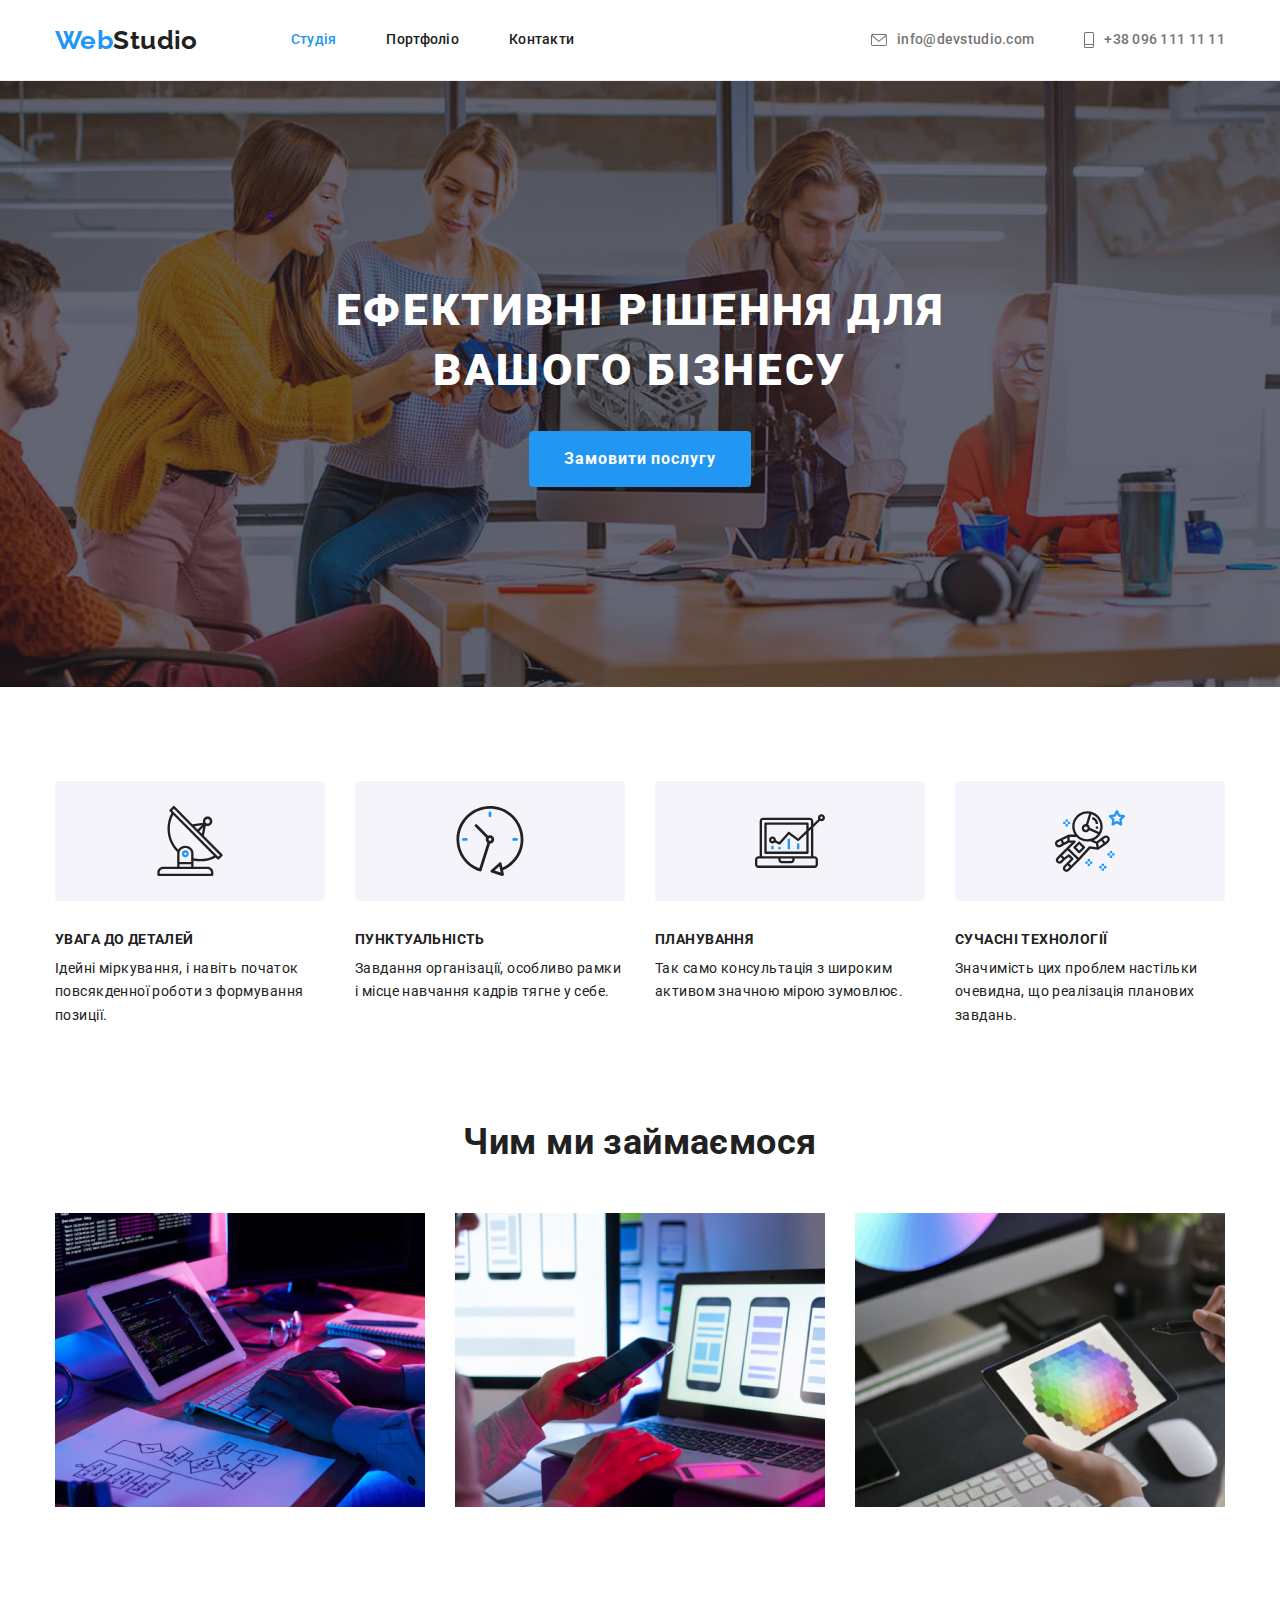
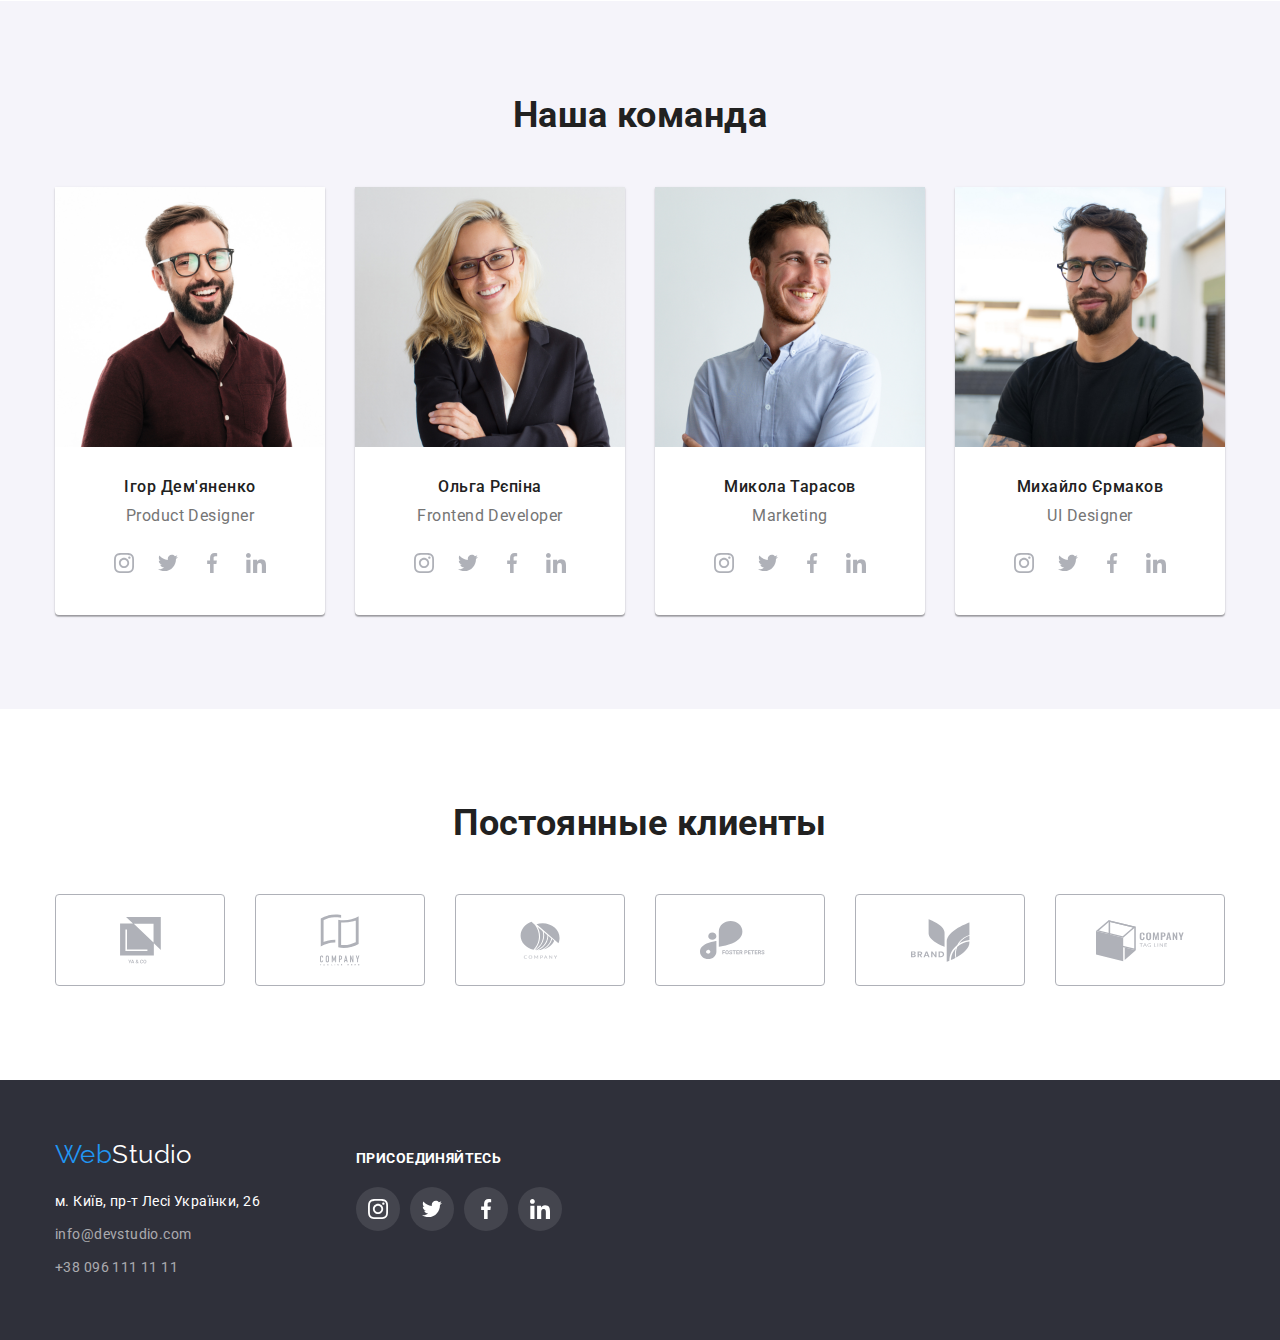
<file: index.html>
<!DOCTYPE html>
<html lang="uk">
  <head>
    <meta charset="UTF-8" />
    <meta http-equiv="X-UA-Compatible" content="IE=edge" />
    <meta name="viewport" content="width=device-width, initial-scale=1.0" />
    <title>HOMEWORK</title>
    <link rel="preconnect" href="https://fonts.googleapis.com" />
    <link rel="preconnect" href="https://fonts.gstatic.com" crossorigin />
    <link
      href="https://fonts.googleapis.com/css2?family=Raleway:wght@700&family=Roboto:wght@400;500;700;900&display=swap"
      rel="stylesheet"
    />
    <link
      rel="stylesheet"
      href="https://cdnjs.cloudflare.com/ajax/libs/modern-normalize/1.1.0/modern-normalize.min.css"
    />
    <link rel="stylesheet" href="./css/styles.css" />
  </head>
  <body>
    <!--шапка сайта-->
    <header class="header">
      <div class="container">
        <nav class="menu">
          <a href="/" class="header-logo link">
            <span class="logo" lang="en">Web</span>Studio</a
          >
          <ul class="site-nav">
            <li class="list">
              <a href="" class="link link-color item current">Студія</a>
            </li> 
            <li class="list">
              <a
                href="./portfolio.html"
                target="_self"
                class="link link-color item"
                >Портфоліо</a
              >
            </li>
            <li class="list">
              <a href="" class="link link-color item">Контакти</a>
            </li>
          </ul>
        </nav>
        <ul class="contact-nav">
          <li class="list">
            <a class="link mail item"
              href="mailto:info@devstudio.com"
              ><svg class="icon" width="16" height="12">
                <use href="./images/icon.svg#icon-mail"></use>
              </svg>info@devstudio.com</a
            >
          </li>
          <li class="list">
            <a class="link phone item" href="tel:+380961111111"
              ><svg class="icon" width="10" height="16">
                <use href="./images/icon.svg#icon-phone"></use>
              </svg>+38 096 111 11 11</a
            >
          </li>
        </ul>
      </div>
    </header>

    <main>
      <!--Герой-->
      <section class="section hero-head">
        <div class="container">
          <h1 class="title-studio">Ефективні рішення для вашого бізнесу</h1>
          <button class="btn" type="button">Замовити послугу</button>
        </div>
      </section>

      <!--особливості-->
      <section class="section feature">
        <div class="container">
          <h2 hidden class="visually-hidden">Особливості</h2>
          <ul class="feature-list">
            <li class="feature-item">
              <div class="icon-box">
                <svg class="icon" width="70" height="70">
                  <use href="./images/icon.svg#icon-antenna"></use>
                </svg>
              </div>
              <h3 class="feature-title">УВАГА ДО ДЕТАЛЕЙ</h3>
              <p class="view text-color">
                Ідейні міркування, і навіть початок повсякденної роботи з
                формування позиції.
              </p>
            </li>
            <li class="feature-item">
              <div class="icon-box">
                <svg class="icon" width="70" height="70">
                  <use href="./images/icon.svg#icon-clock-1-2"></use>
                </svg>
              </div>
              <h3 class="feature-title">ПУНКТУАЛЬНІСТЬ</h3>
              <p class="view text-color">
                Завдання організації, особливо рамки і місце навчання кадрів
                тягне у себе.
              </p>
            
            </li>
            <li class="feature-item">
              <div class="icon-box">
                <svg class="icon" width="70" height="70">
                  <use href="./images/icon.svg#icon-diagram"></use>
                </svg>
              </div>
              <h3 class="feature-title">ПЛАНУВАННЯ</h3>
              <p class="view text-color">
                Так само консультація з широким активом значною мірою зумовлює.
              </p>
            
            </li>
            <li class="feature-item">
              <div class="icon-box">
                <svg class="icon" width="70" height="70">
                  <use href="./images/icon.svg#icon-astronaut"></use>
                </svg>
              </div>
              <h3 class="feature-title">СУЧАСНІ ТЕХНОЛОГІЇ</h3>
              <p class="view text-color">
                Значимість цих проблем настільки очевидна, що реалізація
                планових завдань.
              </p>
            
            </li>
          </ul>
        </div>
      </section>

      <!--чим ми займаємося-->
      <section class="section description">
        <div class="container">
          <h2 class="title-desc">Чим ми займаємося</h2>
          <ul class="desc">
            <li class="list">
              <img
                class="work"
                src="./images/img1.jpg"
                alt="десктопні додатки"
                width="370"
                height="294"
              />
            </li>
            <li class="list">
              <img
                class="work"
                src="./images/img2.jpg"
                alt="мобільні додатки"
                width="370"
                height="294"
              />
            </li>
            <li class="list">
              <img
                class="work"
                src="./images/img3.jpg"
                alt="дизайнерські рішення"
                width="370"
                height="294"
              />
            </li>
          </ul>
        </div>
      </section>

      <!--наша команда-->
      <section class="section team">
        <div class="container">
          <h2 class="title-desc">Наша команда</h2>
          <ul class="proper-team">
            <li class="team-list">
              <img
                class="team-foto"
                src="./images/team/designer.jpg"
                alt="designer"
                width="270"
                height="260"
              />
              <div class="team-content">
                <h3 class="team-person">Ігор Дем'яненко</h3>
                <p class="text-color proff" lang="en">Product Designer</p>
                <ul class="networks-list">
                  <li class="networks-item networks"><a class="networks-link" href="" target="_blank" rel="">
                    <svg class="networks-icon" width="20" height="20">
                      <use href="./images/icon.svg#icon-instagram"></use>
                    </svg></a></li>
                <li class="networks-item networks"><a class="networks-link" href="" target="_blank" rel=""
                  ><svg class="networks-icon" width="20" height="20">
                    <use href="./images/icon.svg#icon-twitter"></use>
                  </svg></a></li>
                <li class="networks-item networks"><a class="networks-link" href="" target="_blank" rel=""
                  ><svg class="networks-icon" width="20" height="20">
                    <use href="./images/icon.svg#icon-facebook"></use>
                  </svg>
                </a></li>
                <li class="networks-item networks"><a class="networks-link" href="" target="_blank" rel=""
                  ><svg class="networks-icon" width="20" height="20">
                    <use href="./images/icon.svg#icon-linkedin"></use></svg
                ></a></li>
              </ul>
              </div>
            </li>
            <li class="team-list">
              <img
                class="team-foto"
                src="./images/team/developer.jpg"
                alt="developer"
                width="270"
                height="260"
              />
              <div class="team-content">
                <h3 class="team-person">Ольга Рєпіна</h3>
                <p class="text-color proff" lang="en">Frontend Developer</p>
                <ul class="networks-list">
                  <li class="networks-item  networks"><a class="networks-link" href="" target="_blank" rel="">
                    <svg class="networks-icon" width="20" height="20">
                      <use href="./images/icon.svg#icon-instagram"></use>
                    </svg></a></li>
                  <li class="networks-item  networks"><a class="networks-link" href="" target="_blank" rel=""
                  ><svg class="networks-icon" width="20" height="20">
                    <use href="./images/icon.svg#icon-twitter"></use>
                  </svg></a></li>
                <li class="networks-item  networks"><a class="networks-link" href="" target="_blank" rel=""
                  ><svg class="networks-icon" width="20" height="20">
                    <use href="./images/icon.svg#icon-facebook"></use>
                  </svg>
                </a></li>
                <li class="networks-item  networks"><a class="networks-link" href="" target="_blank" rel=""
                  ><svg class="networks-icon" width="20" height="20">
                    <use href="./images/icon.svg#icon-linkedin"></use></svg
                ></a></li>
              </ul>
              </div>
            </li>
            <li class="team-list">
              <img
                class="team-foto"
                src="./images/team/marketing.jpg"
                alt="marketing"
                width="270"
                height="260"
              />
              <div class="team-content">
                <h3 class="team-person">Микола Тарасов</h3>
                <p class="text-color proff" lang="en">Marketing</p>
                <ul class="networks-list">
                  <li class="networks-item networks"><a class="networks-link" href="" target="_blank" rel="">
                    <svg class="networks-icon" width="20" height="20">
                      <use href="./images/icon.svg#icon-instagram"></use>
                    </svg></a></li>
                <li class="networks-item networks"><a class="networks-link" href="" target="_blank" rel=""
                  ><svg class="networks-icon" width="20" height="20">
                    <use href="./images/icon.svg#icon-twitter"></use>
                  </svg></a></li>
                <li class="networks-item networks"><a class="networks-link" href="" target="_blank" rel=""
                  ><svg class="networks-icon" width="20" height="20">
                    <use href="./images/icon.svg#icon-facebook"></use>
                  </svg>
                </a></li>
                <li class="networks-item networks"><a class="networks-link" href="" target="_blank" rel=""
                  ><svg class="networks-icon" width="20" height="20">
                    <use href="./images/icon.svg#icon-linkedin"></use></svg
                ></a></li>
              </ul>
              </div>
            </li>
            <li class="team-list">
              <img
                class="team-foto"
                src="./images/team/ui.jpg"
                alt="uidesigner"
                width="270"
                height="260"
              />
              <div class="team-content">
                <h3 class="team-person">Михайло Єрмаков</h3>
                <p class="text-color proff" lang="en">UI Designer</p>
                <ul class="networks-list">
                  <li class="networks-item  networks"><a class="networks-link" href="" target="_blank" rel="">
                    <svg class="networks-icon" width="20" height="20">
                      <use href="./images/icon.svg#icon-instagram"></use>
                    </svg></a></li>
                <li class="networks-item networks"><a class="networks-link" href="" target="_blank" rel=""
                  ><svg class="networks-icon" width="20" height="20">
                    <use href="./images/icon.svg#icon-twitter"></use>
                  </svg></a></li>
                <li class="networks-item  networks"><a class="networks-link" href="" target="_blank" rel=""
                  ><svg class="networks-icon" width="20" height="20">
                    <use href="./images/icon.svg#icon-facebook"></use>
                  </svg>
                </a></li>
                <li class="networks-item networks"><a class="networks-link" href="" target="_blank" rel=""
                  ><svg class="networks-icon" width="20" height="20">
                    <use href="./images/icon.svg#icon-linkedin"></use></svg
                ></a></li>
              </ul>
              </div>
            </li>
          </ul>
        </div>
      </section>

      <section class="section clients">
        <div class="container">
          <h2 class="title-desc">Постоянные клиенты</h2>
          <ul class="clients-list">
            <li class="clients-item">
              <a href="" class="clients-link"
                ><svg class="clients-icon" width="41" height="46.7">
                  <use href="./images/icon.svg#icon-one"></use></svg
              ></a>
            </li>
            <li class="clients-item">
              <a href="" class="clients-link"
                ><svg class="clients-icon" width="40" height="52">
                  <use href="./images/icon.svg#icon-two"></use></svg
              ></a>
            </li>
            <li class="clients-item">
              <a href="" class="clients-link"
                ><svg class="clients-icon" width="40" height="42">
                  <use href="./images/icon.svg#icon-three"></use></svg
              ></a>
            </li>
            <li class="clients-item">
              <a href="" class="clients-link"
                ><svg class="clients-icon" width="80" height="42">
                  <use href="./images/icon.svg#icon-four"></use></svg
              ></a>
            </li>
            <li class="clients-item">
              <a href="" class="clients-link"
                ><svg class="clients-icon" width="59" height="47">
                  <use href="./images/icon.svg#icon-five"></use></svg
              ></a>
            </li>
            <li class="clients-item">
              <a href="" class="clients-link"
                ><svg class="clients-icon" width="88" height="45">
                  <use href="./images/icon.svg#icon-six"></use></svg
              ></a>
            </li>
          </ul>
        </div>
      </section>
    </main>

    <!--підвал-->
    <footer class="footer-style">
      <div class="container cont-footer">
        <div class="footer-box-left">
        <a href="/" class="address-link">
          <span class="logo" lang="en">Web</span>Studio</a
        >
        <address>
          <ul class="address-design">
            <li class="address-list">
              <a href="" class="address-contact"
                >м. Київ, пр-т Лесі Українки, 26</a
              >
            </li>
            <li class="address-list">
              <a
                href="mailto:info@devstudio.com"
                class="meil-tel"
                >info@devstudio.com</a
              >
            </li>
            <li class="address-list">
              <a href="tel:+380961111111" class="meil-tel"
                >+38 096 111 11 11</a
              >
            </li>
          </ul>
        </address>
      </div>
        <div class="footer-box-right">
          <p class="join">присоединяйтесь</p>
          <ul class="footer-list">
            <li class="footer-item">
              <a class="footer-link" href="https://www.instagram.com/" target="_blank" rel="">
                <svg class="footer-icon" width="20" height="20">
                  <use href="./images/icon.svg#icon-instagram"></use>
                </svg>
              </a>
            </li>
            <li class="footer-item">
              <a class="footer-link" href="https://twitter.com/" target="_blank" rel=""
                ><svg class="footer-icon" width="20" height="20">
                  <use href="./images/icon.svg#icon-twitter"></use>
                </svg>
              </a>
            </li>
            <li class="footer-item">
              <a class="footer-link" href="https://www.facebook.com/" target="_blank" rel=""
                ><svg class="footer-icon" width="20" height="20">
                  <use href="./images/icon.svg#icon-facebook"></use>
                </svg>
              </a>
            </li>
            <li class="footer-item">
              <a class="footer-link" href="https://www.linkedin.com/" target="_blank" rel=""
                ><svg class="footer-icon" width="20" height="20">
                  <use href="./images/icon.svg#icon-linkedin"></use></svg
              ></a>
            </li>
          </ul>
        </div>
      </div>
    </footer>
  </body>
</html>
</file>
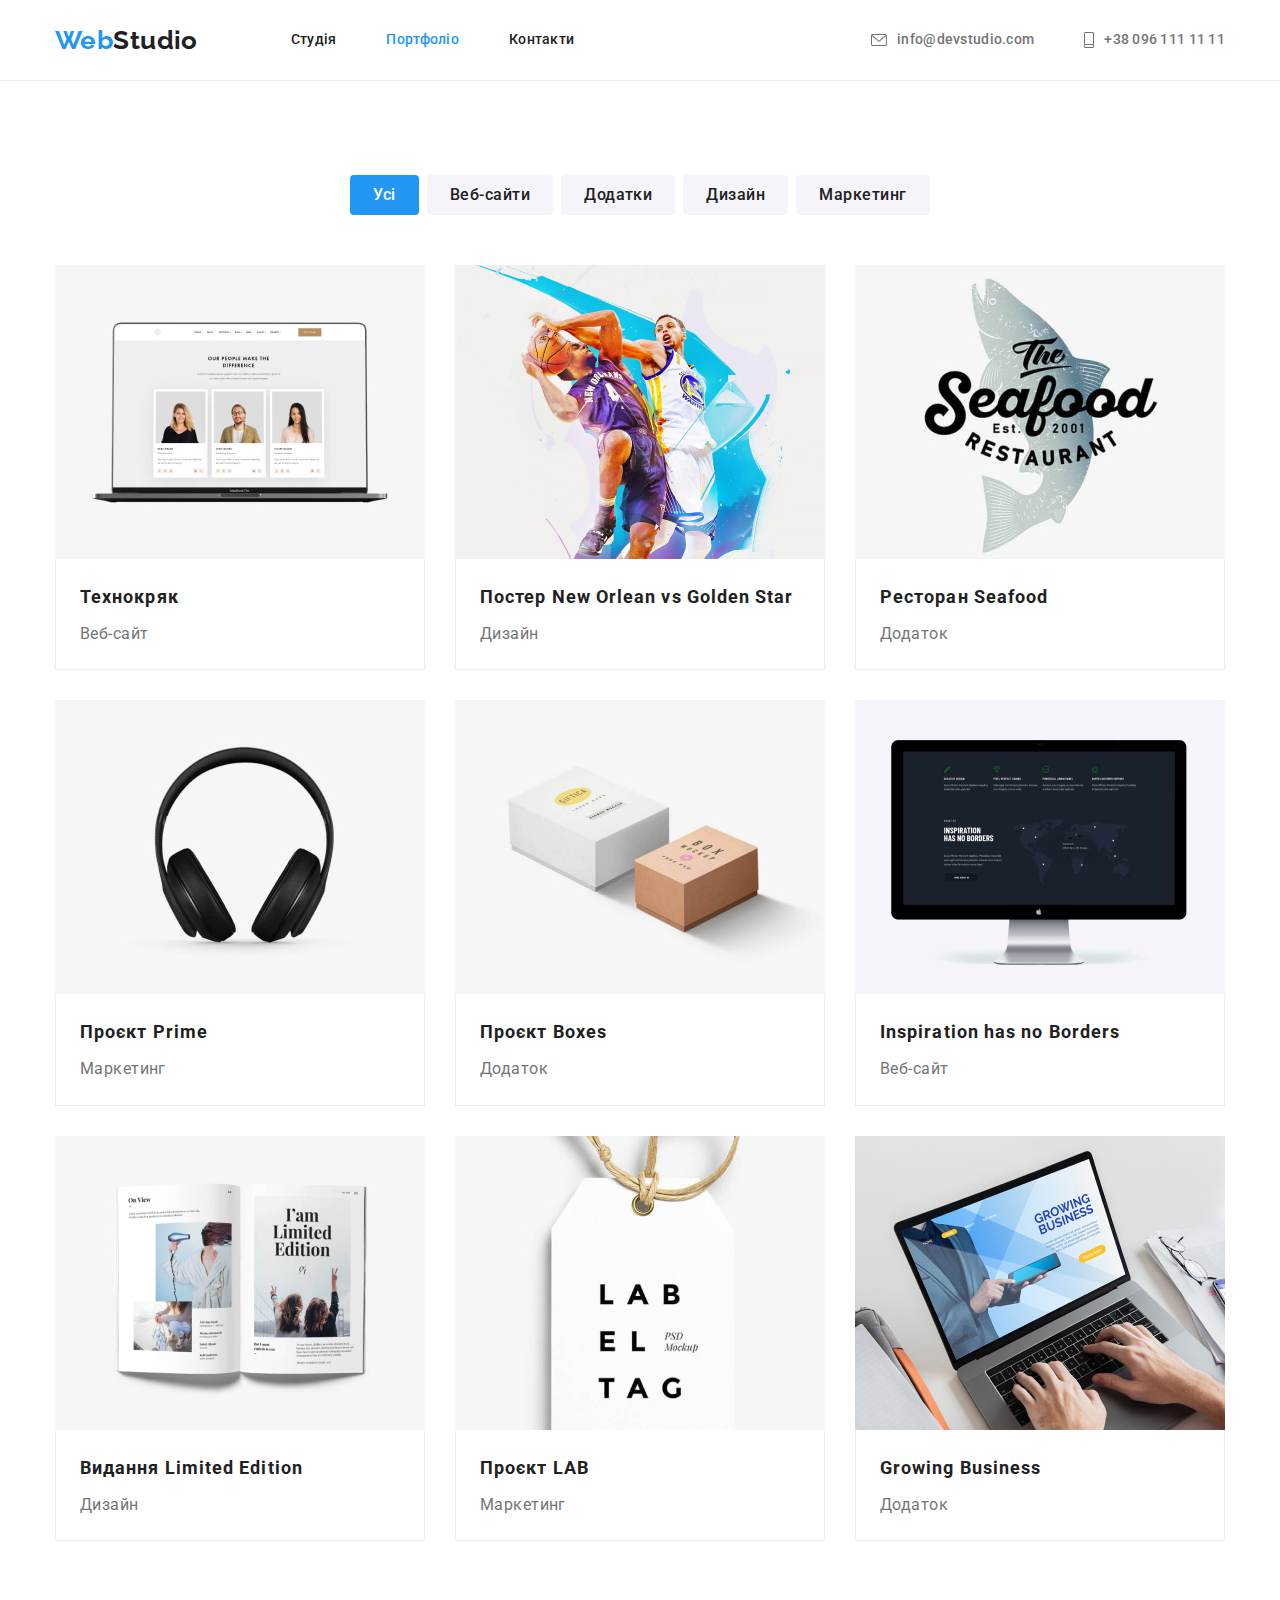
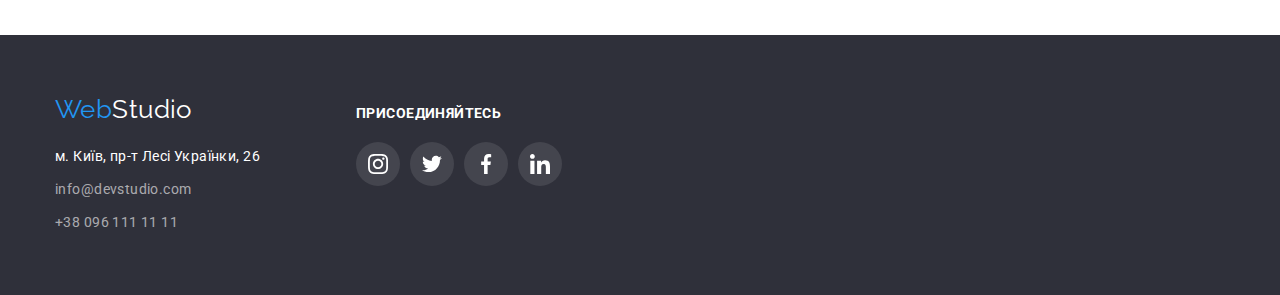
<file: portfolio.html>
<!DOCTYPE html>
<html lang="uk">
  <head>
    <meta charset="UTF-8" />
    <meta http-equiv="X-UA-Compatible" content="IE=edge" />
    <meta name="viewport" content="width=device-width, initial-scale=1.0" />
    <title>Document</title>
    <link rel="preconnect" href="https://fonts.googleapis.com" />
    <link rel="preconnect" href="https://fonts.gstatic.com" crossorigin />
    <link
      href="https://fonts.googleapis.com/css2?family=Raleway:wght@700&family=Roboto:wght@400;500;700;900&display=swap"
      rel="stylesheet"
    />
    <link
      rel="stylesheet"
      href="https://cdnjs.cloudflare.com/ajax/libs/modern-normalize/1.1.0/modern-normalize.min.css"
    />
    <link rel="stylesheet" href="./css/styles.css" />
  </head>
  <body>
    <!--шапка сайта-->
    <header class="header">
      <div class="container">
        <nav class="menu">
          <a href="/" class="header-logo link">
            <span class="logo" lang="en">Web</span>Studio</a
          >
          <ul class="site-nav">
            <li class="list">
              <a href="./index.html" class="link link-color item">Студія</a>
            </li>
            <li class="list">
              <a href="" target="_self" class="link link-color item current"
                >Портфоліо</a
              >
            </li>
            <li class="list">
              <a href="" class="link link-color item">Контакти</a>
            </li>
          </ul>
        </nav>
        <ul class="contact-nav">
          <li class="list">
            <a class="link mail item" href="mailto:info@devstudio.com"
              ><svg class="icon" width="16" height="12">
                <use href="./images/icon.svg#icon-mail"></use></svg
              >info@devstudio.com</a
            >
          </li>
          <li class="list">
            <a class="link phone item" href="tel:+380961111111"
              ><svg class="icon" width="10" height="16">
                <use href="./images/icon.svg#icon-phone"></use></svg
              >+38 096 111 11 11</a
            >
          </li>
        </ul>
      </div>
    </header>

    <main>
      <!--Герой-->
      <section class="section portfolio">
        <div class="container">
          <h1 hidden class="visually-hidden">Портфоліо</h1>
          <ul class="filter">
            <li class="list">
              <button class="filter-button active" type="button">Усі</button>
            </li>
            <li class="list">
              <button class="filter-button" type="button">Веб-сайти</button>
            </li>
            <li class="list">
              <button class="filter-button" type="button">Додатки</button>
            </li>
            <li class="list">
              <button class="filter-button" type="button">Дизайн</button>
            </li>
            <li class="list">
              <button class="filter-button" type="button">Маркетинг</button>
            </li>
          </ul>

          <ul class="flex-card">
            <li class="element-card">
              <a href="" class="element-link">
                <img
                  src="./images/works/one.jpg"
                  alt="website-techno"
                  width="370"
                  height="294"
                />
                <div class="info">
                  <h2 class="title-project">Технокряк</h2>
                  <p class="kind-project">Веб-сайт</p>
                </div>
              </a>
            </li>
            <li class="element-card">
              <a href="" class="element-link">
                <img
                  src="./images/works/two.jpg"
                  alt="poster-design"
                  width="370"
                  height="294"
                />
                <div class="info">
                  <h2 class="title-project">
                    Постер New Orlean vs Golden Star
                  </h2>
                  <p class="kind-project">Дизайн</p>
                </div>
              </a>
            </li>
            <li class="element-card">
              <a href="" class="element-link">
                <img
                  src="./images/works/three.jpg"
                  alt="seafood-application"
                  width="370"
                  height="294"
                />
                <div class="info">
                  <h2 class="title-project">Ресторан Seafood</h2>
                  <p class="kind-project">Додаток</p>
                </div>
              </a>
            </li>
            <li class="element-card">
              <a href="" class="element-link">
                <img
                  src="./images/works/four.jpg"
                  alt="project-prime"
                  width="370"
                  height="294"
                />
                <div class="info">
                  <h2 class="title-project">Проєкт Prime</h2>
                  <p class="kind-project">Маркетинг</p>
                </div>
              </a>
            </li>
            <li class="element-card">
              <a href="" class="element-link">
                <img
                  src="./images/works/five.jpg"
                  alt="project-boxes"
                  width="370"
                  height="294"
                />
                <div class="info">
                  <h2 class="title-project">Проєкт Boxes</h2>
                  <p class="kind-project">Додаток</p>
                </div>
              </a>
            </li>
            <li class="element-card">
              <a href="" class="element-link">
                <img
                  src="./images/works/six.jpg"
                  alt="website-noborders"
                  width="370"
                  height="294"
                />
                <div class="info">
                  <h2 class="title-project">Inspiration has no Borders</h2>
                  <p class="kind-project">Веб-сайт</p>
                </div>
              </a>
            </li>
            <li class="element-card">
              <a href="" class="element-link">
                <img
                  src="./images/works/seven.jpg"
                  alt="publication-design"
                  width="370"
                  height="294"
                />
                <div class="info">
                  <h2 class="title-project">Видання Limited Edition</h2>
                  <p class="kind-project">Дизайн</p>
                </div>
              </a>
            </li>
            <li class="element-card">
              <a href="" class="element-link">
                <img
                  src="./images/works/eight.jpg"
                  alt="project-lab"
                  width="370"
                  height="294"
                />
                <div class="info">
                  <h2 class="title-project">Проєкт LAB</h2>
                  <p class="kind-project">Маркетинг</p>
                </div>
              </a>
            </li>
            <li class="element-card">
              <a href="" class="element-link">
                <img
                  src="./images/works/nine.jpg"
                  alt="application-for-business"
                  width="370"
                  height="294"
                />
                <div class="info">
                  <h2 class="title-project">Growing Business</h2>
                  <p class="kind-project">Додаток</p>
                </div>
              </a>
            </li>
          </ul>
        </div>
      </section>
    </main>

    <!--підвал-->
    <footer class="footer-style">
      <div class="container cont-footer">
        <div class="footer-box-left">
          <a href="/" class="address-link">
            <span class="logo" lang="en">Web</span>Studio</a
          >
          <address>
            <ul class="address-design">
              <li class="address-list">
                <a href="" class="address-contact"
                  >м. Київ, пр-т Лесі Українки, 26</a
                >
              </li>
              <li class="address-list">
                <a href="mailto:info@devstudio.com" class="meil-tel"
                  >info@devstudio.com</a
                >
              </li>
              <li class="address-list">
                <a href="tel:+380961111111" class="meil-tel"
                  >+38 096 111 11 11</a
                >
              </li>
            </ul>
          </address>
        </div>
        <div class="footer-box-right">
          <p class="join">присоединяйтесь</p>
          <ul class="footer-list">
            <li class="footer-item">
              <a
                class="footer-link"
                href="https://www.instagram.com/"
                target="_blank"
                rel=""
              >
                <svg class="footer-icon" width="20" height="20">
                  <use href="./images/icon.svg#icon-instagram"></use>
                </svg>
              </a>
            </li>
            <li class="footer-item">
              <a
                class="footer-link"
                href="https://twitter.com/"
                target="_blank"
                rel=""
                ><svg class="footer-icon" width="20" height="20">
                  <use href="./images/icon.svg#icon-twitter"></use>
                </svg>
              </a>
            </li>
            <li class="footer-item">
              <a
                class="footer-link"
                href="https://www.facebook.com/"
                target="_blank"
                rel=""
                ><svg class="footer-icon" width="20" height="20">
                  <use href="./images/icon.svg#icon-facebook"></use>
                </svg>
              </a>
            </li>
            <li class="footer-item">
              <a
                class="footer-link"
                href="https://www.linkedin.com/"
                target="_blank"
                rel=""
                ><svg class="footer-icon" width="20" height="20">
                  <use href="./images/icon.svg#icon-linkedin"></use></svg
              ></a>
            </li>
          </ul>
        </div>
      </div>
    </footer>
  </body>
</html>
</file>
<file: css/styles.css>
:root {
  --main-home-color: #ffffff;
  --main-text-color: #757575;
  --title-text-color: #212121;
  --button-hero-color: #2196f3;
  --button-hero-activ: #188ce8;
  --hero-bg-color: #2f303a;
  --title-studio-color: #2f303a;
  --section-team-background: #f5f4fa;
  --networks-icon-color: #afb1b8;
  --features-bg-color: #f5f4fa;
  --fortfolio-filter-color: #f5f4fa;
  --line-border-color: #ececec;
  --card-border-color: #eeeeee;
  --clients-color-logo: #afb1b8;
  --footer-color-contact: rgba(255, 255, 255, 0.6);
  --clients-border-color: #afb1b8;
}

body {
  color: var(--title-text-color);
  font-family: "Roboto", sans-serif;
  font-size: 14px;
  letter-spacing: 0.03em;
}

/* скидання стилів */
h1,
h2,
h3,
h4,
h5,
h6,
p,
ul {
  padding: 0;
  margin: 0;
}
h1,
h2,
h3,
h4,
h5,
h6 {
  font-size: inherit;
}
img {
  display: block;
}
a {
  text-decoration: none;
}
button {
  padding: 0;
  border: 0;
  cursor: pointer;
}
ul {
  list-style: none;
}
/*-----HEADER-----*/
.header {
  border-bottom: 1px solid var(--line-border-color);
}
.header > .container {
  display: flex;
  justify-content: space-between;
}
.menu {
  display: flex;
  justify-content: space-between;
  align-items: center;
}
.menu > .site-nav {
  display: flex;
  padding: 0px;
}
.menu > .site-nav .link {
  display: block;
  font-weight: 500;
  line-height: 1.14;
  letter-spacing: 0.02em;
  padding-top: 32px;
  padding-bottom: 32px;
}
.site-nav .link:hover,
.site-nav .link:focus {
  color: var(--button-hero-color);
}
.menu > .site-nav > .list:not(:last-child) {
  margin-right: 50px;
}
.contact-nav {
  display: flex;
  align-items: center;
}
.contact-nav > .list:not(:last-child) {
  padding-left: 0;
  margin-right: 50px;
}
.contact-nav .link {
  display: flex;
  align-items: center;
  padding-top: 32px;
  padding-bottom: 32px;
  font-weight: 500;
  line-height: 1.14;
  letter-spacing: 0.02em;
  color: var(--main-text-color);
}

.header-logo {
  color: var(--title-text-color);
  font-family: "Raleway", sans-serif;
  font-size: 26px;
  margin-right: 93px;
  font-weight: 700;
  line-height: 1.19;
  padding-top: 24px;
  padding-bottom: 24px;
}
.logo {
  color: var(--button-hero-color);
}

/*почему-то не передается по нити главный цвет из body*/
.link-color {
  color: var(--title-text-color);
}
.current {
  color: var(--button-hero-color);
}
.mail:hover,
.mail:focus {
  color: var(--button-hero-color);
}
.phone:hover,
.phone:focus {
  color: var(--button-hero-color);
}

.item .icon {
  margin-right: 10px;
  fill: currentColor;
}

.section {
  padding: 94px 0;
}
.container {
  width: 1200px;
  padding-right: 15px;
  padding-left: 15px;
  margin-left: auto;
  margin-right: auto;
}
.hero-head.section {
  padding-top: 200px;
  padding-bottom: 200px;
}

.hero-head {
  background-color: var(--hero-bg-color);
  color: var(--main-home-color);
  background-image: linear-gradient(
      rgba(47, 48, 58, 0.4),
      rgba(47, 48, 58, 0.4)
    ),
    url("../images/img.jpg");
  background-repeat: no-repeat;
  background-position: center;
  background-size: cover;
  max-width: 1600px;
  margin: 0 auto;
}
.title-studio {
  text-align: center;
  font-weight: 900;
  width: 696px;
  margin: 0 auto;
  font-size: 44px;
  line-height: 1.36;
  letter-spacing: 0.06em;
  text-transform: uppercase;
  margin-bottom: 30px;
}
.btn {
  background-color: var(--button-hero-color);
  color: var(--main-home-color);
  font-family: inherit;
  display: block;
  margin: auto;
  font-weight: 700;
  font-size: 16px;
  line-height: 1.87;
  letter-spacing: 0.06em;
  padding: 10px 32px;
  border-radius: 4px;
  border: solid var(--button-hero-color);
}
.btn:hover,
.btn:focus {
  background-color: var(--button-hero-activ);
}

.feature-list {
  display: flex;
}
.feature-item {
  width: 270px;
}
.feature-item:not(:last-child) {
  margin-right: 30px;
}
.feature-title {
  margin-top: 0px;
  margin-bottom: 10px;
  font-weight: 700;
  text-transform: uppercase;
  text-align: start;
}
.view {
  line-height: 1.7;
}

.icon-box {
  display: flex;
  justify-content: center;
  align-items: center;
  height: 120px;
  margin-bottom: 30px;
  border-radius: 4px;

  background-color: var(--features-bg-color);
}

.visually-hidden {
  position: absolute;
  width: 1px;
  height: 1px;
  margin: -1px;
  border: 0;
  padding: 0;
  white-space: nowrap;
  clip-path: inset(100%);
  clip: rect(0 0 0 0);
  overflow: hidden;
}
.description {
  padding-top: 0;
}
.title-desc {
  font-size: 36px;
  margin: 0;
  text-align: center;
  margin-bottom: 50px;
}
.desc {
  display: flex;
}
.desc .list {
  margin-right: 30px;
}
.desc .list:last-child {
  margin-right: 0;
}
.work {
  display: block;
  max-width: 100%;
  height: auto;
}
.team {
  background-color: var(--section-team-background);
}
.proper-team {
  display: flex;
}
.team-list {
  text-align: center;
  border-radius: 4px;
  background-color: var(--main-home-color);
  box-shadow: 0px 1px 3px rgba(0, 0, 0, 0.12), 0px 1px 1px rgba(0, 0, 0, 0.14),
    0px 2px 1px rgba(0, 0, 0, 0.2);
  border-radius: 0px 0px 4px 4px;
}
.proff {
  margin-bottom: 16px;
  font-size: 16px;
  line-height: 1.19;
  letter-spacing: 00.03em;
  color: var(--main-text-color);
}
.team-list:not(:last-child) {
  margin-right: 30px;
}
.team-person {
  font-size: 16px;
  font-weight: 500;
  margin-bottom: 10px;
  line-height: 1.19;
  letter-spacing: 00.03em;
  text-align: center;
}

.team-content {
  padding: 30px 32px;
}

/*NETWORKS STYLES*/

.networks-list {
  display: flex;
  align-items: center;
  justify-content: center;
}
.networks-link {
  display: flex;
  width: 44px;
  height: 44px;
  align-items: center;
  justify-content: center;
  border-radius: 50%;
  color: var(--networks-icon-color);
}

.networks-icon:not(:last-child) {
  margin-right: 10px;
}
.networks-icon {
  fill: currentColor;
}
.networks-link:hover,
.networks-link:focus {
  background-color: var(--button-hero-activ);
  color: var(--main-home-color);
}
/*CLIENTS*/

.clients {
  padding-bottom: 94px;
  padding-top: 94px;
}

.clients-list {
  display: flex;
  justify-content: center;
  fill: currentColor;
  gap: 30px;
}

.clients-link {
  display: flex;
  align-items: center;
  justify-content: center;
  width: 170px;
  height: 92px;
  border: 1px solid;
  border-radius: 4px;

  color: var(--clients-color-logo);
}
.clients-icon {
  fill: currentColor;
}
.clients-link:hover,
.clients-link:focus {
  border: 1px solid var(--button-hero-color);
  color: var(--button-hero-color);
}

/*FOOTER*/
.footer-style {
  background-color: var(--title-studio-color);
  padding: 60px 0;
}

.cont-footer {
  display: flex;
  align-items: baseline;
}
.address-link {
  color: var(--main-home-color);
  font-family: "Raleway", sans-serif;
  font-size: 26px;
  display: block;
  margin-bottom: 20px;
}
.address-design {
  display: block;
  line-height: 1.7;
  font-style: normal;
  width: 231px;
}
.address-list:not(:first-child) {
  margin-top: 9px;
}
.address-contact {
  color: var(--main-home-color);
}
.address-contact:hover,
.address-contact:focus {
  color: var(--button-hero-color);
}
.meil-tel {
  color: var(--footer-color-contact);
}
.meil-tel:hover,
.meil-tel:focus {
  color: var(--button-hero-color);
}

.footer-box-right {
  margin-left: 70px;
}
.footer-list {
  display: flex;
  flex-wrap: wrap;
  margin: 0;
  padding: 0;
  min-width: 206px;
}
.footer-box-right .footer-item:not(:last-child) {
  margin-right: 10px;
}

.footer-link {
  display: flex;
  align-items: center;
  justify-content: center;
  width: 44px;
  height: 44px;
  border-radius: 50%;
  background-color: rgba(255, 255, 255, 0.1);
}
.footer-icon {
  fill: var(--main-home-color);
}

.footer-link:hover,
.footer-link:focus {
  background-color: var(--button-hero-color);
}

.footer-link:not(:last-child) {
  margin-right: 10px;
}

.join {
  margin-bottom: 20px;
  color: var(--main-home-color);
  font-weight: 700;
  line-height: 1.17;
  text-transform: uppercase;
}
/* Portfolio */

.filter {
  display: flex;
  justify-content: center;
  margin-bottom: 50px;
}

.filter .list:not(:last-child) {
  margin-right: 8px;
}
.filter-button {
  font-size: 16px;
  font-family: inherit;
  line-height: 1.63;
  letter-spacing: 0.03em;
  padding: 6px 22px;
  background-color: var(--fortfolio-filter-color);
  color: var(--title-text-color);
  border-radius: 4px;
  border: 1px solid transparent;
  font-weight: 500;
  text-align: center;
}

.active {
  background-color: var(--button-hero-color);
  color: var(--main-home-color);
}
.filter-button:hover,
.filter-button:focus {
  background-color: var(--button-hero-color);
  color: var(--main-home-color);
  box-shadow: 0px 3px 1px rgba(0, 0, 0, 0.1), 0px 1px 2px rgba(0, 0, 0, 0.08),
    0px 2px 2px rgba(0, 0, 0, 0.12);
}

.info {
  padding: 20px 24px;
  border-right: 1px solid #eeeeee;
  border-left: 1px solid #eeeeee;
  border-bottom: 1px solid var(--card-border-color);
}

.title-project {
  color: var(--title-text-color);
  font-size: 18px;
  font-weight: 700;
  line-height: 2;
  letter-spacing: 0.06em;
  margin-bottom: 4px;
}

.kind-project {
  color: var(--main-text-color);
  font-size: 16px;
  line-height: 1.9;
}

.flex-card {
  display: flex;
  flex-wrap: wrap;
}

.element-card {
  display: block;
  width: 370px;
  margin-right: 30px;
  margin-bottom: 30px;
}

.element-card:nth-child(3n) {
  margin-right: 0;
}

.element-card:nth-last-child(-n + 3) {
  margin-bottom: 0;
}
.element-link {
  display: block;
}
.element-link:hover,
.element-link:focus {
  box-shadow: 0px 1px 1px rgba(0, 0, 0, 0.12), 0px 4px 4px rgba(0, 0, 0, 0.06),
    1px 4px 6px rgba(0, 0, 0, 0.16);
}
</file>
